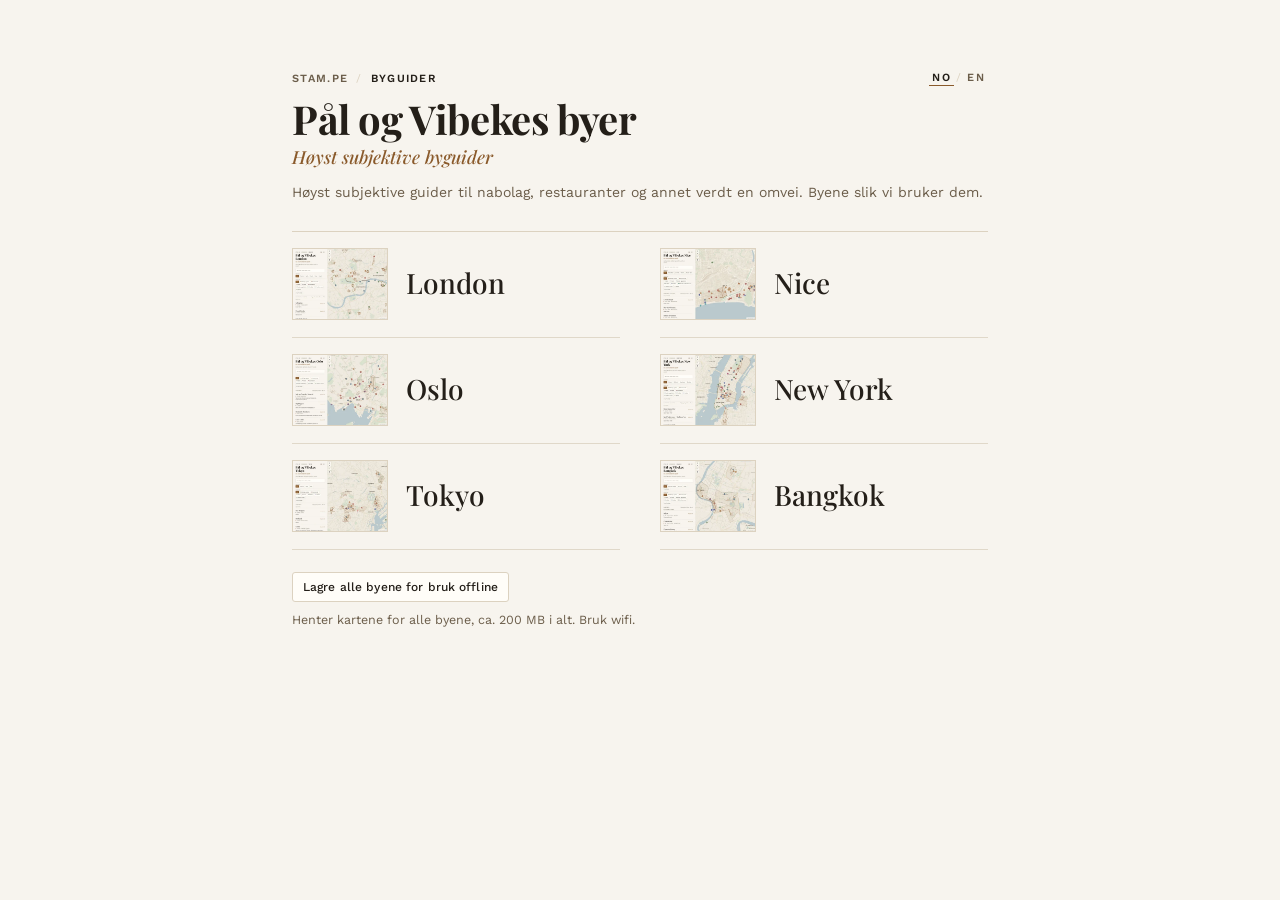
<file: index.html>
<!DOCTYPE html>
<html lang="no">
<head>
<meta charset="utf-8">
<meta name="viewport" content="width=device-width, initial-scale=1, viewport-fit=cover">
<title>Pål og Vibekes byguider</title>
<link rel="apple-touch-icon" href="ikon-frimerke.png">
<meta name="apple-mobile-web-app-title" content="Byguider">
<meta name="mobile-web-app-capable" content="yes">
<meta name="theme-color" content="#F7F4EE">
<meta name="robots" content="noindex, nofollow, noarchive">
<meta property="og:type" content="website">
<meta property="og:url" content="https://stam.pe/byguider/">
<meta property="og:site_name" content="stam.pe">
<meta property="og:title" content="Byguider">
<meta property="og:description" content="Høyst subjektive byguider: London, Nice, Oslo, New York, Tokyo og Bangkok.">
<meta property="og:image" content="https://stam.pe/byguider/bilder/deling.png">
<meta property="og:image:width" content="1200">
<meta property="og:image:height" content="630">
<meta property="og:image:alt" content="Postkort med frimerker, og teksten «Byguider»">
<meta property="og:locale" content="nb_NO">
<meta property="og:locale:alternate" content="en_GB">
<meta name="twitter:card" content="summary_large_image">
<link rel="preconnect" href="https://fonts.googleapis.com">
<link rel="preconnect" href="https://fonts.gstatic.com" crossorigin>
<link href="https://fonts.googleapis.com/css2?family=Playfair+Display:ital,wght@0,500;0,700;1,500&family=Work+Sans:wght@400;500;600&display=swap" rel="stylesheet">
<link rel="stylesheet" href="style.css">
</head>
<body class="forside">

<main class="forside-innhold">
  <header class="sidebar-head forside-head">
    <nav class="smuler" data-t-aria="duErHer">
      <a href="/">stam.pe</a><span class="smule-skille">/</span><span aria-current="page" data-t="byguider">Byguider</span>
      <span class="sprakvalg" role="group" data-t-aria="sprak"><button type="button" data-sprak="no" lang="no">NO</button><span class="smule-skille">/</span><button type="button" data-sprak="en" lang="en">EN</button></span>
    </nav>
    <h1 class="tittel" data-t="tittel">Pål og Vibekes byer</h1>
    <p class="kicker" data-t="kicker">Høyst subjektive byguider</p>
    <p class="ingress" data-t="ingress">Høyst subjektive guider til nabolag, restauranter og annet verdt en omvei. Byene slik vi bruker dem.</p>
  </header>
  <nav class="by-liste" id="by-liste" data-t-aria="byer"></nav>
  <section class="offline-boks" id="offline-boks" hidden>
    <button type="button" class="chip" id="lagre-alle" data-t="lagreAlle"></button>
    <p class="offline-merknad" id="offline-merknad" aria-live="polite"></p>
    <p class="offline-lager" id="offline-lager" hidden><span data-t="lagretHer"></span> · <button type="button" class="lenkeknapp" id="slett-lagret" data-t="slett">Slett</button></p>
  </section>
</main>

<script>
/* Offline: sw.js lagrer alle byenes sider og data; kartet lagres når en by åpnes. */
if ('serviceWorker' in navigator) navigator.serviceWorker.register('sw.js').catch(() => {});
</script>
<script>
/* Språk: samme valg og lagring som i app.js (NO / EN, ?lang=en, husket i nettleseren).
   Lista bygges fra byer.json — ny by vises her automatisk. Engelsk navn fra
   feltet navn_en hvis det finnes. Lista viser bare navnet, uten land eller beskrivelse.
   Miniatyr: bilder/<id>.webp (360×270, lages med .claude/miniatyrer.sh), eller feltet «bilde»
   i byer.json. I mørk modus bilder/<id>-mork.webp; mangler den, brukes den lyse. By med status «kommer» eller uten bilde får en tom ramme i samme størrelse.
   By med «skjult»: true vises ikke her og tas ikke med i «Lagre alle byene», men guiden virker på /<id>/. */
const NOKKEL = 'byguider-sprak';
const TEKST = {
  no: { duErHer: 'Du er her', sidetittel: 'Pål og Vibekes byguider', byguider: 'Byguider', tittel: 'Pål og Vibekes byer', kicker: 'Høyst subjektive byguider',
        ingress: 'Høyst subjektive guider til nabolag, restauranter og annet verdt en omvei. Byene slik vi bruker dem.', byer: 'Byer', sprak: 'Språk',
        lagreAlle: 'Lagre alle byene for bruk offline',
        lagreMerknad: 'Henter kartene for alle byene, ca. 200 MB i alt. Bruk wifi.',
        lagrer: (by, pst, n, tot) => 'Lagrer ' + by + ' … ' + pst + ' % (' + n + ' av ' + tot + ')',
        ferdig: 'Alle byene er tilgjengelige offline.',
        delvis: 'Noe ble ikke lagret. Prøv igjen.',
        kreverNett: 'Krever nett.',
        lagretHer: 'Byguidene er lagret på denne enheten',
        slett: 'Slett',
        slettSporsmal: 'Slette byguidene fra denne enheten? Kartene lastes ned igjen neste gang du åpner en by med nett.',
        klar: dato => 'Tilgjengelig offline · ' + dato },
  en: { duErHer: 'You are here', sidetittel: 'Pål and Vibeke’s city guides', byguider: 'City guides', tittel: 'Pål and Vibeke’s cities', kicker: 'Opinionated city guides',
        ingress: 'Opinionated guides to neighbourhoods, restaurants and more worth a detour. The cities as we use them.', byer: 'Cities', sprak: 'Language',
        lagreAlle: 'Save all cities for offline use',
        lagreMerknad: 'Downloads the maps for all cities, about 200 MB in total. Use Wi-Fi.',
        lagrer: (by, pst, n, tot) => 'Saving ' + by + ' … ' + pst + '% (' + n + ' of ' + tot + ')',
        ferdig: 'All cities are available offline.',
        delvis: 'Something was not saved. Try again.',
        kreverNett: 'Requires a connection.',
        lagretHer: 'The city guides are stored on this device',
        slett: 'Delete',
        slettSporsmal: 'Delete the city guides from this device? The maps will be downloaded again next time you open a city online.',
        klar: dato => 'Available offline · ' + dato }
};

let sprak = (() => {
  const q = new URLSearchParams(location.search).get('lang');
  if (q === 'en' || q === 'no') {
    try { localStorage.setItem(NOKKEL, q); } catch (e) {}
    return q;
  }
  try {
    const l = localStorage.getItem(NOKKEL);
    if (l === 'en' || l === 'no') return l;
  } catch (e) {}
  return 'no';
})();

let byer = [];

function tegn() {
  const T = TEKST[sprak];
  const en = sprak === 'en';
  document.documentElement.lang = sprak;
  document.title = T.sidetittel;
  document.querySelectorAll('[data-t]').forEach(e => { e.textContent = T[e.dataset.t]; });
  document.querySelectorAll('[data-t-aria]').forEach(e => { e.setAttribute('aria-label', T[e.dataset.tAria]); });
  document.querySelectorAll('.sprakvalg [data-sprak]').forEach(b => {
    b.setAttribute('aria-pressed', b.dataset.sprak === sprak ? 'true' : 'false');
  });

  if (!lagrer && !merknadSatt) document.getElementById('offline-merknad').textContent = T.lagreMerknad;
  visLagring();

  const nav = document.getElementById('by-liste');
  nav.innerHTML = '';
  byer.forEach(b => {
    // status: "kommer" = vises dempet og uten lenke
    const klar = b.status !== 'kommer';
    const a = document.createElement(klar ? 'a' : 'div');
    a.className = 'by-lenke' + (klar ? '' : ' er-inaktiv');
    if (klar) a.href = b.id + '/' + (en ? '?lang=en' : '');
    else a.setAttribute('aria-disabled', 'true');
    let bilde;
    if (klar) {
      bilde = document.createElement('img');
      const lys = b.bilde || 'bilder/' + b.id + '.webp';
      const mork = !b.bilde && matchMedia('(prefers-color-scheme: dark)').matches && 'bilder/' + b.id + '-mork.webp';
      bilde.src = mork || lys;
      bilde.alt = '';
      bilde.width = 120;
      bilde.height = 90;
      bilde.addEventListener('error', () => {
        if (mork && !bilde.src.endsWith(lys)) bilde.src = lys;
        else bilde.replaceWith(tomRamme());
      });
    } else bilde = tomRamme();
    bilde.classList.add('miniatyr');
    const tekst = document.createElement('span');
    tekst.className = 'by-tekst';
    const navn = document.createElement('span');
    navn.className = 'by-navn';
    navn.textContent = (en && b.navn_en) || b.navn;
    tekst.append(navn);
    const dato = klar && offlineDato(b.id);
    if (dato) {
      const st = document.createElement('span');
      st.className = 'by-offline';
      st.textContent = T.klar(dato);
      tekst.append(st);
    }
    a.append(bilde, tekst);
    nav.appendChild(a);
  });
}

/* Offline: datoen en by sist ble lagret, satt av app.js og lagreAlle (samme nøkkel). */
const offlineNokkel = id => 'byguider-offline:' + new URL('./', location.href).pathname + id;
function offlineDato(id) {
  let v = null;
  try { v = localStorage.getItem(offlineNokkel(id)); } catch (e) {}
  const d = v ? new Date(v) : null;
  if (!d || isNaN(d)) return null;
  return d.getDate() + (sprak === 'en'
    ? ' ' + 'Jan Feb Mar Apr May Jun Jul Aug Sep Oct Nov Dec'.split(' ')[d.getMonth()]
    : '. ' + 'jan feb mar apr mai jun jul aug sep okt nov des'.split(' ')[d.getMonth()]);
}

/* «Lagre alle byene»: ber sw.js lagre alle byene (lagreByer i sw.js regner ut kartet selv, uten å tegne
   det) og viser fremdriften. Kartstil og MapLibre er de samme som KARTSTIL og RESSURSER i app.js. */
const KARTSTIL = 'https://basemaps.cartocdn.com/gl/voyager-gl-style/style.json';
const MAPLIBRE = ['https://unpkg.com/maplibre-gl@5/dist/maplibre-gl.css', 'https://unpkg.com/maplibre-gl@5/dist/maplibre-gl.js'];
let lagrer = false, merknadSatt = false, igjen = [], feil = 0;

async function lagreAlle() {
  const merknad = document.getElementById('offline-merknad');
  if (lagrer) return;
  if (!navigator.onLine) { merknad.textContent = TEKST[sprak].kreverNett; merknadSatt = true; return; }
  const liste = byer.filter(b => b.status !== 'kommer');
  lagrer = true; feil = 0;
  igjen = liste.map(b => b.id);
  document.getElementById('lagre-alle').disabled = true;
  document.getElementById('slett-lagret').disabled = true;
  merknad.textContent = TEKST[sprak].lagrer(navnPa(liste[0].id), 0, 1, liste.length);
  const adresser = MAPLIBRE.concat(performance.getEntriesByType('resource').map(e => e.name).filter(u => /^https?:/.test(u)));
  const reg = await navigator.serviceWorker.ready;
  reg.active.postMessage({ type: 'lagre', stil: KARTSTIL, adresser: adresser, byer: liste.map(b => ({
    id: b.id,
    side: new URL(b.id + '/', location.href).href,
    data: new URL(b.data || 'data/' + b.id + '.md', location.href).href,
    geometri: b.geometri ? new URL(b.geometri, location.href).href : null
  })) });
}

/* Slett: bare byguidene. stam.pe, byguidene og reiseplanleggingen deler lager, men her slettes bare
   byguidenes lagre (byguider-*, se sw.js), service workeren for denne mappa og datoene for «Tilgjengelig
   offline». Plassbruk vises ikke: nettleseren oppgir bare tallet for hele stam.pe. Linja vises når
   kartene er lagret. «Slett alt» finnes på stam.pe-forsiden. */
async function visLagring() {
  const linje = document.getElementById('offline-lager');
  if (lagrer || !('caches' in window)) return;
  try { linje.hidden = !(await caches.keys()).some(n => n.startsWith('byguider-kart-')); } catch (e) { linje.hidden = true; }
}

async function slettLagret() {
  if (lagrer || !confirm(TEKST[sprak].slettSporsmal)) return;
  const her = new URL('./', location.href).href;
  try {
    const regs = await navigator.serviceWorker.getRegistrations();
    await Promise.all(regs.filter(r => r.scope === her).map(r => r.unregister()));
    await Promise.all((await caches.keys()).filter(n => n.startsWith('byguider-')).map(n => caches.delete(n)));
  } catch (e) {}
  try {
    Object.keys(localStorage).filter(k => k.startsWith('byguider-offline:')).forEach(k => localStorage.removeItem(k));
  } catch (e) {}
  location.reload();
}

const navnPa = id => { const b = byer.find(x => x.id === id) || {}; return (sprak === 'en' && b.navn_en) || b.navn || id; };

if ('serviceWorker' in navigator) {
  navigator.serviceWorker.addEventListener('message', e => {
    const m = e.data || {};
    if (!lagrer || !igjen.includes(m.by)) return;
    const merknad = document.getElementById('offline-merknad');
    const alle = byer.filter(b => b.status !== 'kommer').length;
    const nr = alle - igjen.length + 1;
    if (m.type === 'fremdrift') {
      merknad.textContent = TEKST[sprak].lagrer(navnPa(m.by), Math.floor(100 * m.ferdig / Math.max(1, m.totalt)), nr, alle);
    } else if (m.type === 'lagret') {
      if (m.feilet) feil++;
      else try { localStorage.setItem(offlineNokkel(m.by), new Date().toISOString()); } catch (err) {}
      igjen = igjen.filter(id => id !== m.by);
      if (!igjen.length) {
        lagrer = false;
        merknadSatt = true;
        document.getElementById('lagre-alle').disabled = false;
        document.getElementById('slett-lagret').disabled = false;
      }
      tegn();
      merknad.textContent = igjen.length ? TEKST[sprak].lagrer(navnPa(igjen[0]), 0, nr + 1, alle)
        : feil ? TEKST[sprak].delvis : TEKST[sprak].ferdig;
    }
  });
  navigator.serviceWorker.startMessages();   // Safari leverer ellers ikke meldingene til addEventListener
  document.getElementById('lagre-alle').addEventListener('click', lagreAlle);
  document.getElementById('slett-lagret').addEventListener('click', slettLagret);
  document.getElementById('offline-boks').hidden = false;
}

function tomRamme() {
  const r = document.createElement('span');
  r.className = 'miniatyr er-tom';
  return r;
}

document.addEventListener('click', e => {
  const b = e.target.closest('.sprakvalg [data-sprak]');
  if (!b || b.dataset.sprak === sprak) return;
  sprak = b.dataset.sprak;
  try { localStorage.setItem(NOKKEL, sprak); } catch (err) {}
  const u = new URL(location.href);
  if (sprak === 'en') u.searchParams.set('lang', 'en'); else u.searchParams.delete('lang');
  history.replaceState(history.state, '', u);
  tegn();
});

tegn();
fetch('byer.json')
  .then(r => r.json())
  .then(m => { byer = (m.byer || []).filter(b => !b.skjult); tegn(); });
</script>
</body>
</html>
</file>
<file: style.css>
/* Byguider — retning A: redaksjonell
   Papirflate, serif kun til navn og titler, ingen skygger, ingen avrundede kort. */

:root {
  --papir:       #F7F4EE;
  --kartflate:   #EFEADF;
  --kort:        #FFFDF8;
  --tekst:       #241F19;
  --dempet:      #6B5D4A;
  --kant:        #DCD2C0;
  --kant-lys:    #E0D8C9;
  --aksent:      #8A5A2B;
  --aksent-hover:#63401D;
  --park:        #D6DFCB;
  --vann:        #B9C9CE;

  --sidebar-bredde: 440px;
}

* { box-sizing: border-box; }

/* hidden-attributtet skal vinne over display: flex o.l. */
[hidden] { display: none !important; }

html, body {
  margin: 0;
  height: 100%;
  background: var(--papir);
  color: var(--tekst);
  font-family: 'Work Sans', system-ui, sans-serif;
  font-size: 16px;
  -webkit-font-smoothing: antialiased;
  /* Ellers forstørrer iPhone teksten når telefonen ligger. */
  -webkit-text-size-adjust: 100%;
  text-size-adjust: 100%;
}

.app {
  display: flex;
  height: 100vh;
  overflow: hidden;
}

/* ---------- Sidebar ---------- */

.sidebar {
  width: var(--sidebar-bredde);
  flex: 0 0 var(--sidebar-bredde);
  border-right: 1px solid var(--kant);
  background: var(--papir);
  display: flex;
  flex-direction: column;
  overflow: hidden;
}

.sidebar-head {
  padding: 34px 32px 20px;
}

/* Brødsmuler: stam.pe / Byguider / London */
.smuler {
  margin: 0 0 12px;
  font-size: 11px;
  font-weight: 600;
  letter-spacing: 0.12em;
  text-transform: uppercase;
  color: var(--dempet);
  display: flex;
  flex-wrap: wrap;
  align-items: baseline;
}

.smuler a {
  color: var(--dempet);
  text-decoration: none;
}

@media (hover: hover) and (pointer: fine) { .smuler a:hover { color: var(--aksent); } }
.smuler [aria-current] { color: var(--tekst); }
.smule-skille { margin: 0 8px; color: var(--kant); font-weight: 400; }

/* Språkbryter NO / EN — fast øverst til høyre; brødsmulene brytes innenfor plassen til venstre */
.smuler:has(.sprakvalg) { position: relative; padding-right: 72px; row-gap: 6px; }
.sprakvalg {
  position: absolute;
  top: -3px;
  right: 0;
  display: inline-flex;
  align-items: baseline;
  white-space: nowrap;
}
.sprakvalg .smule-skille { margin: 0 2px; }
.sprakvalg button {
  font: inherit;
  letter-spacing: inherit;
  text-transform: inherit;
  color: var(--dempet);
  background: none;
  border: 0;
  border-bottom: 1px solid transparent;
  padding: 2px 3px 1px;
  cursor: pointer;
}
@media (hover: hover) and (pointer: fine) { .sprakvalg button:hover { color: var(--aksent); } }
.sprakvalg button[aria-pressed="true"] { color: var(--tekst); border-bottom-color: var(--aksent); }
.sprakvalg button:focus-visible { outline: 1px solid var(--aksent); outline-offset: 2px; }

.tittel {
  margin: 0;
  font-family: 'Playfair Display', Georgia, serif;
  font-weight: 700;
  font-size: 40px;
  line-height: 1.08;
  letter-spacing: -0.01em;
}

/* Linja under tittelen: «En høyst subjektiv guide» */
.kicker {
  margin: 6px 0 0;
  font-family: 'Playfair Display', Georgia, serif;
  font-style: italic;
  font-weight: 500;
  font-size: 18px;
  line-height: 1.3;
  color: var(--aksent);
}

.ingress {
  margin: 12px 0 0;
  font-size: 14px;
  line-height: 1.5;
  color: var(--dempet);
  max-width: 34ch;
}

/* ---------- Søk ---------- */

.sok-rad { padding: 4px 32px 18px; position: relative; }

.sok {
  width: 100%;
  height: 44px;
  padding: 0 14px;
  border: 1px solid var(--kant);
  border-radius: 3px;
  background: var(--kort);
  color: var(--tekst);
  font-family: inherit;
  font-size: 14px;
}

.sok::placeholder { color: var(--dempet); opacity: 0.75; }

.sok:focus {
  outline: none;
  border-color: var(--aksent);
}

/* Eget kryss i stedet for nettleserens, som ser ulikt ut (og mangler på iOS). */
.sok { padding-right: 44px; }
.sok::-webkit-search-cancel-button { -webkit-appearance: none; appearance: none; }

.sok-tom {
  position: absolute;
  top: 4px;
  right: 32px;
  width: 44px;
  height: 44px;
  border: 0;
  background: none;
  font-size: 22px;
  line-height: 1;
  color: var(--dempet);
  cursor: pointer;
  padding: 0;
}

.sok-tom[hidden] { display: none; }

@media (hover: hover) and (pointer: fine) {
  .sok-tom:hover { color: var(--aksent); }
}

/* ---------- Filtre ---------- */

.filtre {
  padding: 0 32px 16px;
  display: flex;
  flex-direction: column;
  gap: 12px;
}

/* Hver filtergruppe får en liten etikett; gruppene skilles med en hårstrek. */
.filterblokk + .filterblokk {
  padding-top: 12px;
  border-top: 1px solid var(--kant-lys);
}

.filter-etikett {
  margin: 0 0 7px;
  font-size: 10px;
  font-weight: 600;
  letter-spacing: 0.16em;
  text-transform: uppercase;
  color: var(--dempet);
}

.filtergruppe {
  display: flex;
  flex-wrap: wrap;
  gap: 4px;
}

.chip {
  height: 30px;
  padding: 0 10px;
  border: 1px solid var(--kant);
  border-radius: 3px;
  background: var(--kort);
  color: var(--tekst);
  font-family: inherit;
  font-size: 12px;
  font-weight: 500;
  letter-spacing: 0.01em;
  cursor: pointer;
  display: inline-flex;
  align-items: center;
  gap: 6px;
  transition: border-color 0.12s, color 0.12s, background 0.12s;
}

@media (hover: hover) and (pointer: fine) { .chip:hover { border-color: var(--aksent); color: var(--aksent); } }

.chip[aria-pressed="true"] {
  background: var(--aksent);
  border-color: var(--aksent);
  color: var(--papir);
}

@media (hover: hover) and (pointer: fine) { .chip[aria-pressed="true"]:hover { background: var(--aksent-hover); border-color: var(--aksent-hover); color: var(--papir); } }

.chip .prikk {
  width: 7px;
  height: 7px;
  border-radius: 50%;
  flex: 0 0 7px;
}

.chip[aria-pressed="true"] .prikk { box-shadow: inset 0 0 0 1px rgba(255,255,255,0.6); }

.filtergruppe--smal .chip { height: 28px; font-size: 11.5px; }

/* ---------- Tellerlinje ---------- */

.teller-rad {
  margin: 0 32px;
  padding: 14px 0 12px;
  border-top: 1px solid var(--kant-lys);
  display: flex;
  align-items: baseline;
  justify-content: space-between;
}

.teller {
  font-size: 11px;
  font-weight: 600;
  letter-spacing: 0.14em;
  text-transform: uppercase;
  color: var(--dempet);
}

.offline-status {
  font-size: 12px;
  color: var(--dempet);
  text-align: right;
}

.nullstill {
  border: 0;
  background: none;
  padding: 0;
  font-family: inherit;
  font-size: 12px;
  color: var(--aksent);
  cursor: pointer;
  text-decoration: underline;
  text-underline-offset: 3px;
}

@media (hover: hover) and (pointer: fine) { .nullstill:hover { color: var(--aksent-hover); } }

/* ---------- Liste ---------- */

.liste {
  flex: 1 1 auto;
  overflow-y: auto;
  padding: 0 32px 24px;
}

.sone-hode {
  margin: 20px 0 8px;
  padding-bottom: 6px;
  border-bottom: 1px solid var(--kant-lys);
  font-size: 11px;
  font-weight: 600;
  letter-spacing: 0.16em;
  text-transform: uppercase;
  color: var(--dempet);
}

.liste > .sone-hode:first-child { margin-top: 4px; }

.oppslag {
  position: relative;
  padding: 14px 0 15px;
  border-bottom: 1px solid var(--kant-lys);
  cursor: pointer;
}

@media (hover: hover) and (pointer: fine) { .oppslag:hover .oppslag-navn { color: var(--aksent); } }

.oppslag.er-valgt {
  padding-left: 14px;
  margin-left: -14px;
  border-left: 2px solid var(--aksent);
}

.oppslag-topp {
  display: flex;
  align-items: baseline;
  justify-content: space-between;
  gap: 12px;
}

.oppslag-navn {
  margin: 0;
  font-family: 'Playfair Display', Georgia, serif;
  font-weight: 500;
  font-size: 21px;
  line-height: 1.2;
  transition: color 0.12s;
}

.favoritt-merke {
  flex: 0 0 auto;
  font-size: 10px;
  font-weight: 600;
  letter-spacing: 0.14em;
  text-transform: uppercase;
  color: var(--aksent);
  white-space: nowrap;
}

.oppslag-meta {
  margin: 5px 0 0;
  font-size: 13px;
  color: var(--dempet);
  display: flex;
  align-items: center;
  gap: 7px;
}

.oppslag-meta .prikk {
  width: 7px;
  height: 7px;
  border-radius: 50%;
  flex: 0 0 7px;
}

.oppslag-notat {
  margin: 7px 0 0;
  font-size: 14px;
  line-height: 1.45;
  color: var(--tekst);
}

/* Ønskeliste (bare med ?onskeliste): sammenslått seksjon nederst, dempede oppslag. */
/* Stengt den valgte dagen (filteret «Åpent»): tonet ned og lagt sist. */

.merke-ikke-besokt {
  display: inline-block;
  margin: 0 0 8px;
  padding: 2px 6px;
  border: 1px solid var(--kant);
  font-size: 10px;
  font-weight: 600;
  letter-spacing: 0.14em;
  text-transform: uppercase;
  color: var(--dempet);
}

.tomt {
  padding: 28px 0;
  font-size: 14px;
  color: var(--dempet);
}

.treff-onskeliste {
  margin: 20px 0 8px;
  padding: 0;
  border: 0;
  background: none;
  font-family: inherit;
  font-size: 14px;
  color: var(--aksent);
  cursor: pointer;
}

@media (hover: hover) and (pointer: fine) {
  .treff-onskeliste:hover { text-decoration: underline; }
}

/* ---------- Sidefot ---------- */

.sidebar-fot {
  padding: 13px 32px 15px;
  border-top: 1px solid var(--kant);
  font-size: 12px;
  color: var(--dempet);
}

.sidebar-fot code {
  font-family: ui-monospace, Menlo, monospace;
  font-size: 11px;
}

.til-byer {
  display: block;
  margin-bottom: 6px;
  color: var(--aksent);
  font-weight: 500;
  text-decoration: none;
}

.til-byer::before { content: '← '; }
@media (hover: hover) and (pointer: fine) { .til-byer:hover { color: var(--aksent-hover); } }

/* ---------- Forside: liste over byer ---------- */

.forside { height: auto; }

.forside-innhold {
  max-width: 640px;
  margin: 0 auto;
  padding: 72px 32px 64px;
}

.sidebar-head.forside-head { padding: 0 0 28px; border-bottom: 1px solid var(--kant); }
.forside-head .ingress { max-width: none; text-wrap: balance; }

.by-lenke {
  display: grid;
  grid-template-columns: 120px 1fr;
  align-items: center;
  gap: 0 24px;
  padding: 20px 0 21px;
  border-bottom: 1px solid var(--kant-lys);
  color: var(--tekst);
  text-decoration: none;
}

.by-navn {
  display: block;
  font-family: 'Playfair Display', Georgia, serif;
  font-weight: 500;
  font-size: 30px;
  line-height: 1.15;
  transition: color 0.12s;
}

@media (hover: hover) and (pointer: fine) { .by-lenke:hover .by-navn { color: var(--aksent); } }

/* Miniatyr av byens åpningsside, 4:3. Tom ramme når bildet mangler. */
.miniatyr {
  display: block;
  width: 120px;
  height: 90px;
  border: 1px solid var(--kant);
  background: var(--kort);
}
.miniatyr.er-tom { border-color: var(--kant-lys); background: transparent; }

/* By som ikke er klar ennå: dempet og ikke klikkbar */
.by-lenke.er-inaktiv { cursor: default; }
.by-lenke.er-inaktiv .by-navn,
.by-lenke.er-inaktiv:hover .by-navn { color: var(--kant); }

/* Offline: status per by og «Lagre alle byene» under lista */
.by-offline {
  display: block;
  margin-top: 3px;
  font-size: 13px;
  color: var(--aksent);
}
.offline-boks { padding: 22px 0 0; }
.offline-boks .chip:disabled { opacity: 0.55; cursor: default; }

/* Mac og andre brede skjermer: byene i to kolonner, med mindre miniatyrer, så lista blir halvparten så høy */
@media (min-width: 901px) {
  .forside-innhold { max-width: 760px; }
  .by-liste { display: grid; grid-template-columns: 1fr 1fr; column-gap: 40px; }
  .by-lenke { grid-template-columns: 96px 1fr; gap: 0 18px; padding: 16px 0 17px; }
  .by-liste .miniatyr { width: 96px; height: 72px; }
  .by-navn { font-size: 28px; }
}
.offline-merknad {
  margin: 10px 0 0;
  font-size: 12.5px;
  color: var(--dempet);
}
.offline-lager {
  margin: 4px 0 0;
  font-size: 12.5px;
  color: var(--dempet);
}
.lenkeknapp {
  padding: 0;
  border: 0;
  background: none;
  font: inherit;
  color: var(--aksent);
  text-decoration: underline;
  text-underline-offset: 2px;
  cursor: pointer;
}
.lenkeknapp:disabled { color: var(--dempet); text-decoration: none; cursor: default; }

/* ---------- Kart ---------- */

.kartflate {
  position: relative;
  flex: 1 1 auto;
  background: var(--kartflate);
}

#kart {
  position: absolute;
  inset: 0;
  background: var(--kartflate);
}

/* Skjult til byens utsnitt er satt (se kart-venter i app.js), så tonet inn. */
#kart .maplibregl-canvas { transition: opacity 0.2s; }
#kart.kart-venter .maplibregl-canvas { opacity: 0; }
@media (prefers-reduced-motion: reduce) { #kart .maplibregl-canvas { transition: none; } }

.maplibregl-map {
  font-family: 'Work Sans', system-ui, sans-serif;
  background: var(--kartflate);
}

/* Zoomknapper */
.maplibregl-ctrl-group {
  background: var(--kort);
  border: 1px solid var(--kant);
  border-radius: 0;
  box-shadow: none !important;
}

.maplibregl-ctrl-group button { width: 30px; height: 30px; }
.maplibregl-ctrl-group button + button { border-top: 1px solid var(--kant); }
@media (hover: hover) and (pointer: fine) { .maplibregl-ctrl-group button:hover { background-color: var(--papir) !important; } }

.ktrl-hjem { display: flex; align-items: center; justify-content: center; color: var(--tekst); }

/* Egen posisjon: blå, som i kartapper ellers — ingen kategori bruker blått,
   så prikken skiller seg fra stedene. Større enn standard, med hvit kant,
   skygge og en rolig puls (3,5 s). */
.maplibregl-user-location-dot.maplibregl-user-location-dot {
  width: 18px;
  height: 18px;
  background-color: #2F6FD0;
}
.maplibregl-user-location-dot.maplibregl-user-location-dot::after {
  width: 24px;
  height: 24px;
  border-width: 3px;
  top: -3px;
  left: -3px;
}
.maplibregl-user-location-dot.maplibregl-user-location-dot::before {
  width: 18px;
  height: 18px;
  background-color: #2F6FD0;
  animation: egen-posisjon-puls 3.5s ease-out infinite;
}
@keyframes egen-posisjon-puls {
  0%   { transform: scale(1);   opacity: 0.55; }
  70%  { transform: scale(3.2); opacity: 0; }
  100% { transform: scale(3.2); opacity: 0; }
}
/* «Reduser bevegelse» (iOS) / «Fjern animasjoner» (Android) er ofte slått på på mobil.
   Da slo pulsen seg helt av. I stedet: en glorie som står stille og bare toner inn og ut. */
@keyframes egen-posisjon-glorie {
  0%, 100% { opacity: 0.1; }
  50%      { opacity: 0.4; }
}
@media (prefers-reduced-motion: reduce) {
  .maplibregl-user-location-dot.maplibregl-user-location-dot::before {
    transform: scale(2.4);
    animation: egen-posisjon-glorie 3.5s ease-in-out infinite;
  }
}
.maplibregl-user-location-dot.maplibregl-user-location-dot-stale { background-color: #8A96A8; }
.maplibregl-user-location-dot.maplibregl-user-location-dot-stale::before { display: none; }
.maplibregl-user-location-accuracy-circle { background-color: rgba(47, 111, 208, 0.10); }

.maplibregl-ctrl-attrib {
  background: rgba(255,253,248,0.88) !important;
  border-top: 1px solid var(--kant-lys);
  border-left: 1px solid var(--kant-lys);
  color: var(--dempet);
  font-size: 10px;
}

.maplibregl-ctrl-attrib a { color: var(--dempet); }

/* Popup i papirstil */
.pop .maplibregl-popup-content {
  padding: 14px 16px;
  min-width: 180px;
  background: var(--kort);
  border: 1px solid var(--kant);
  border-radius: 2px;
  box-shadow: none;
  color: var(--tekst);
  font-family: 'Work Sans', system-ui, sans-serif;
}

.pop.maplibregl-popup-anchor-bottom .maplibregl-popup-tip,
.pop.maplibregl-popup-anchor-bottom-left .maplibregl-popup-tip,
.pop.maplibregl-popup-anchor-bottom-right .maplibregl-popup-tip { border-top-color: var(--kort); }
.pop.maplibregl-popup-anchor-top .maplibregl-popup-tip,
.pop.maplibregl-popup-anchor-top-left .maplibregl-popup-tip,
.pop.maplibregl-popup-anchor-top-right .maplibregl-popup-tip { border-bottom-color: var(--kort); }
.pop.maplibregl-popup-anchor-left .maplibregl-popup-tip { border-right-color: var(--kort); }
.pop.maplibregl-popup-anchor-right .maplibregl-popup-tip { border-left-color: var(--kort); }

/* Infoboksen kan dras bort fra gatene (flyttbarPopup i app.js). */
.pop .maplibregl-popup-content { touch-action: none; }
.pop .pop-notat { touch-action: pan-y; }
.pop.er-flyttet .maplibregl-popup-tip { visibility: hidden; }
.pop.drar { user-select: none; -webkit-user-select: none; }
@media (hover: hover) and (pointer: fine) {
  .pop .maplibregl-popup-content { cursor: grab; }
  .pop.drar .maplibregl-popup-content { cursor: grabbing; }
  .pop .maplibregl-popup-content :is(a, button) { cursor: pointer; }
}

.pop .maplibregl-popup-close-button {
  top: 2px;
  right: 4px;
  font-size: 18px;
  color: var(--dempet);
  background: none;
}

@media (hover: hover) and (pointer: fine) { .pop .maplibregl-popup-close-button:hover { color: var(--aksent); } }

/* Navnelapp ved hover */
.tips { pointer-events: none; }
.tips .maplibregl-popup-content {
  padding: 5px 8px;
  background: #fff;
  border-radius: 3px;
  box-shadow: 0 1px 3px rgba(0,0,0,0.4);
  color: #222;
  font-size: 12px;
  white-space: nowrap;
}
.tips .maplibregl-popup-tip { display: none; }

.pop-navn {
  margin: 0;
  font-family: 'Playfair Display', Georgia, serif;
  font-weight: 500;
  font-size: 19px;
  line-height: 1.2;
}

.pop-meta {
  margin: 5px 0 0;
  font-size: 12px;
  letter-spacing: 0.02em;
  color: var(--dempet);
}

.pop-gater {
  margin: 6px 0 0;
  font-size: 12px;
  font-weight: 500;
  color: var(--aksent);
}

.pop-notat { margin: 8px 0 0; font-size: 13px; line-height: 1.45; white-space: pre-line; max-height: 220px; overflow-y: auto; }
.pop-les { margin: 8px 0 0; font-size: 13px; line-height: 1.45; }
/* Åpningstider: i dag uthevet, så hele uka i dempet tekst. */
.pop-tider { margin: 8px 0 0; font-size: 12px; line-height: 1.5; color: var(--dempet); }
.pop-tider strong { font-weight: 600; color: var(--tekst); }
.pop-les a, .pop-notat a { color: var(--aksent); text-decoration: underline; text-underline-offset: 3px; }
@media (hover: hover) and (pointer: fine) { .pop-les a:hover, .pop-notat a:hover { color: var(--aksent-hover); } }

/* Lenkene ut (veibeskrivelse, Google Maps, nettside), ev. «Bestill bord», så lenkene i kartet (zoom inn, del). */
.pop-lenker {
  margin: 10px 0 0;
  display: flex;
  flex-wrap: wrap;
  align-items: baseline;
}

.pop-lenker + .pop-lenker { margin-top: 6px; }

.pop-skille { margin: 0 8px; color: var(--kant); }

button.pop-lenke {
  border: 0;
  padding: 0;
  background: none;
  font-family: inherit;
  cursor: pointer;
}

.pop-lenke {
  display: inline-block;
  font-size: 12px;
  font-weight: 500;
  color: var(--aksent);
  text-decoration: underline;
  text-underline-offset: 3px;
}

@media (hover: hover) and (pointer: fine) { .pop-lenke:hover { color: var(--aksent-hover); } }

/* Desktop: hele sidepanelet ruller (ett rullefelt), tellerlinjen blir liggende øverst. */
@media (min-width: 700px) {
  .sidebar { overflow-y: auto; overscroll-behavior: contain; }
  .sidebar > * { flex-shrink: 0; }
  .liste { flex: 1 0 auto; overflow: visible; }
  .teller-rad { position: sticky; top: 0; z-index: 2; background: var(--papir); }
}

/* Nettbrett stående og delt skjerm (700–1023 px): menyen ved siden av kartet, men smalere enn på Mac,
   så kartet får plass. Under 700 px er det mobiloppsettet med kartet over lista. */
@media (min-width: 700px) and (max-width: 1023px) {
  :root { --sidebar-bredde: 340px; }
  .sidebar-head { padding: 22px 20px 14px; }
  .tittel { font-size: 30px; }
  .sok-rad, .filtre, .liste { padding-left: 20px; padding-right: 20px; }
  .sok-tom { right: 20px; }
  .teller-rad { margin-left: 20px; margin-right: 20px; }
  .sidebar-fot { padding-left: 20px; padding-right: 20px; }
}

/* Knapp nederst til venstre i kartet som ruller ned til menyen. Bare på mobil, stående (se under). */
.til-lista { display: none; }

/* ---------- Mobil ---------- */

@media (max-width: 699px) {
  .app { flex-direction: column; height: auto; min-height: 100vh; overflow: visible;
    /* Kartet starter under statuslinja: iOS 26 Safari demper det som ligger under den (også +-knappen). */
    padding-top: env(safe-area-inset-top); }
  html { scroll-padding-top: env(safe-area-inset-top); }   /* hopp til kartet stopper under statuslinja */

  .sidebar { width: 100%; flex: none; border-right: 0; border-bottom: 1px solid var(--kant); order: 2; overflow: visible; }
  .liste { overflow: visible; }
  .kartflate { order: 1; flex: none; height: 58vh; min-height: 340px; }
  .sidebar-head { padding: 26px 20px 16px; }
  .tittel { font-size: 32px; }
  .sok-rad, .filtre, .liste { padding-left: 20px; padding-right: 20px; }
  .sok-tom { right: 20px; }
  /* Under 16 px zoomer iOS inn når feltet får fokus. */
  .sok { font-size: 16px; }
  .chip { height: 34px; }                 /* litt større trykkflate på mobil */
  .teller-rad { margin-left: 20px; margin-right: 20px; }
  .sidebar-fot { padding-left: 20px; padding-right: 20px; }
  /* Rutekortet holdes lavt, så ruten synes over det; notatet ruller. */
  .forside-innhold { padding: 40px 20px 48px; }
  .sprakvalg { top: -7px; }
  .sprakvalg button { padding: 6px 5px 3px; }   /* større trykkflate på mobil */
  .by-navn { font-size: 26px; }
  .til-lista {
    display: block;
    position: absolute;
    left: 10px;
    bottom: 10px;
    z-index: 2;
    height: 34px;
    padding: 0 12px;
    border: 1px solid var(--kant);
    border-radius: 3px;
    background: var(--kort);
    color: var(--tekst);
    font-family: inherit;
    font-size: 13px;
    font-weight: 500;
    cursor: pointer;
  }
  /* Kartet er rullet ut av syne: knappen står fast nederst til venstre og fører tilbake til kartet.
     Godt inn fra kanten, så den ikke havner i den runde skjermkanten på telefoner. */
  .til-lista--kart {
    position: fixed;
    z-index: 5;
    left: calc(20px + env(safe-area-inset-left));
    bottom: calc(24px + env(safe-area-inset-bottom));
  }
  /* Plass under siste rad, så den faste knappen ikke dekker bunnteksten. */
  .sidebar-fot { padding-bottom: 76px; }
}

/* Liggende mobil: lav og bred skjerm. Menyen i en smal kolonne til venstre som ruller for seg,
   kartet til høyre i full høyde — som på Mac. Stående oppsett ville gitt et kart som fyller skjermen
   og menyen utenfor. Samme spørring som liggendeMobil i app.js. */
/* Uten breddegrense: med viewport-fit=cover er de største iPhonene over 900 px brede liggende.
   Kartet går helt ut til kantene; menyen vokser med innfellingen når Dynamic Island er til venstre. */
@media (orientation: landscape) and (max-height: 500px) {
  .app { flex-direction: row; height: 100vh; height: 100dvh; min-height: 0; overflow: hidden; }
  .sidebar {
    width: calc(320px + env(safe-area-inset-left)); flex: 0 0 calc(320px + env(safe-area-inset-left)); order: 0;
    padding-left: env(safe-area-inset-left);
    border-right: 1px solid var(--kant); border-bottom: 0;
    overflow-y: auto; overscroll-behavior: contain;
  }
  /* Som på mobil, også når skjermen er bredere enn 900 px. */
  .sok { font-size: 16px; }
  .chip { height: 34px; }
  .sok-rad, .filtre, .liste { padding-left: 20px; padding-right: 20px; }
  .sok-tom { right: 20px; }
  .teller-rad { margin-left: 20px; margin-right: 20px; }
  .sidebar-fot { padding-left: 20px; padding-right: 20px; }
  .sprakvalg { top: -7px; }
  .sprakvalg button { padding: 6px 5px 3px; }
  /* Kildehenvisningen holdes klar av Dynamic Island og den runde hjørnet når øya er til høyre. */
  .maplibregl-ctrl-bottom-right { right: env(safe-area-inset-right); bottom: env(safe-area-inset-bottom); }
  .sidebar > * { flex-shrink: 0; }
  .liste { flex: 1 0 auto; overflow: visible; }
  .kartflate { order: 0; flex: 1 1 auto; height: auto; min-height: 0; }
  .sidebar-head { padding: 18px 20px 12px; }
  .tittel { font-size: 26px; }
  .til-lista { display: none; }
  .sidebar-fot { padding-bottom: 15px; }
}

@media (max-width: 600px) {
  .by-lenke { grid-template-columns: 76px 1fr; gap: 0 14px; }
  .miniatyr { width: 76px; height: 57px; }
}

/* ---------- Mørk modus (prøve) ----------
   Samme variabler som over, mørke og varme, som på stam.pe (mork.css der).
   Kartpaletten byttes i app.js (MORK). */
@media (prefers-color-scheme: dark) {
  :root {
    color-scheme: dark;
    --papir:       #1B1814;
    --kartflate:   #221E19;
    --kort:        #24201B;
    --tekst:       #ECE5D8;
    --dempet:      #A6987F;
    --kant:        #4A4136;
    --kant-lys:    #362F27;
    --aksent:      #C99158;
    --aksent-hover:#E0AA72;
    --park:        #283024;
    --vann:        #1C282C;
  }
  .maplibregl-ctrl-attrib { background: rgba(36,32,27,0.88) !important; }
  .maplibregl-ctrl-attrib a { color: var(--dempet) !important; }
  .tips .maplibregl-popup-content { background: var(--kort); color: var(--tekst); }
  .maplibregl-ctrl-group { background: var(--kort); }
  .maplibregl-ctrl-group button + button { border-top-color: var(--kant-lys); }
  .maplibregl-ctrl button .maplibregl-ctrl-icon { filter: invert(0.88) sepia(0.2); }
}
</file>
